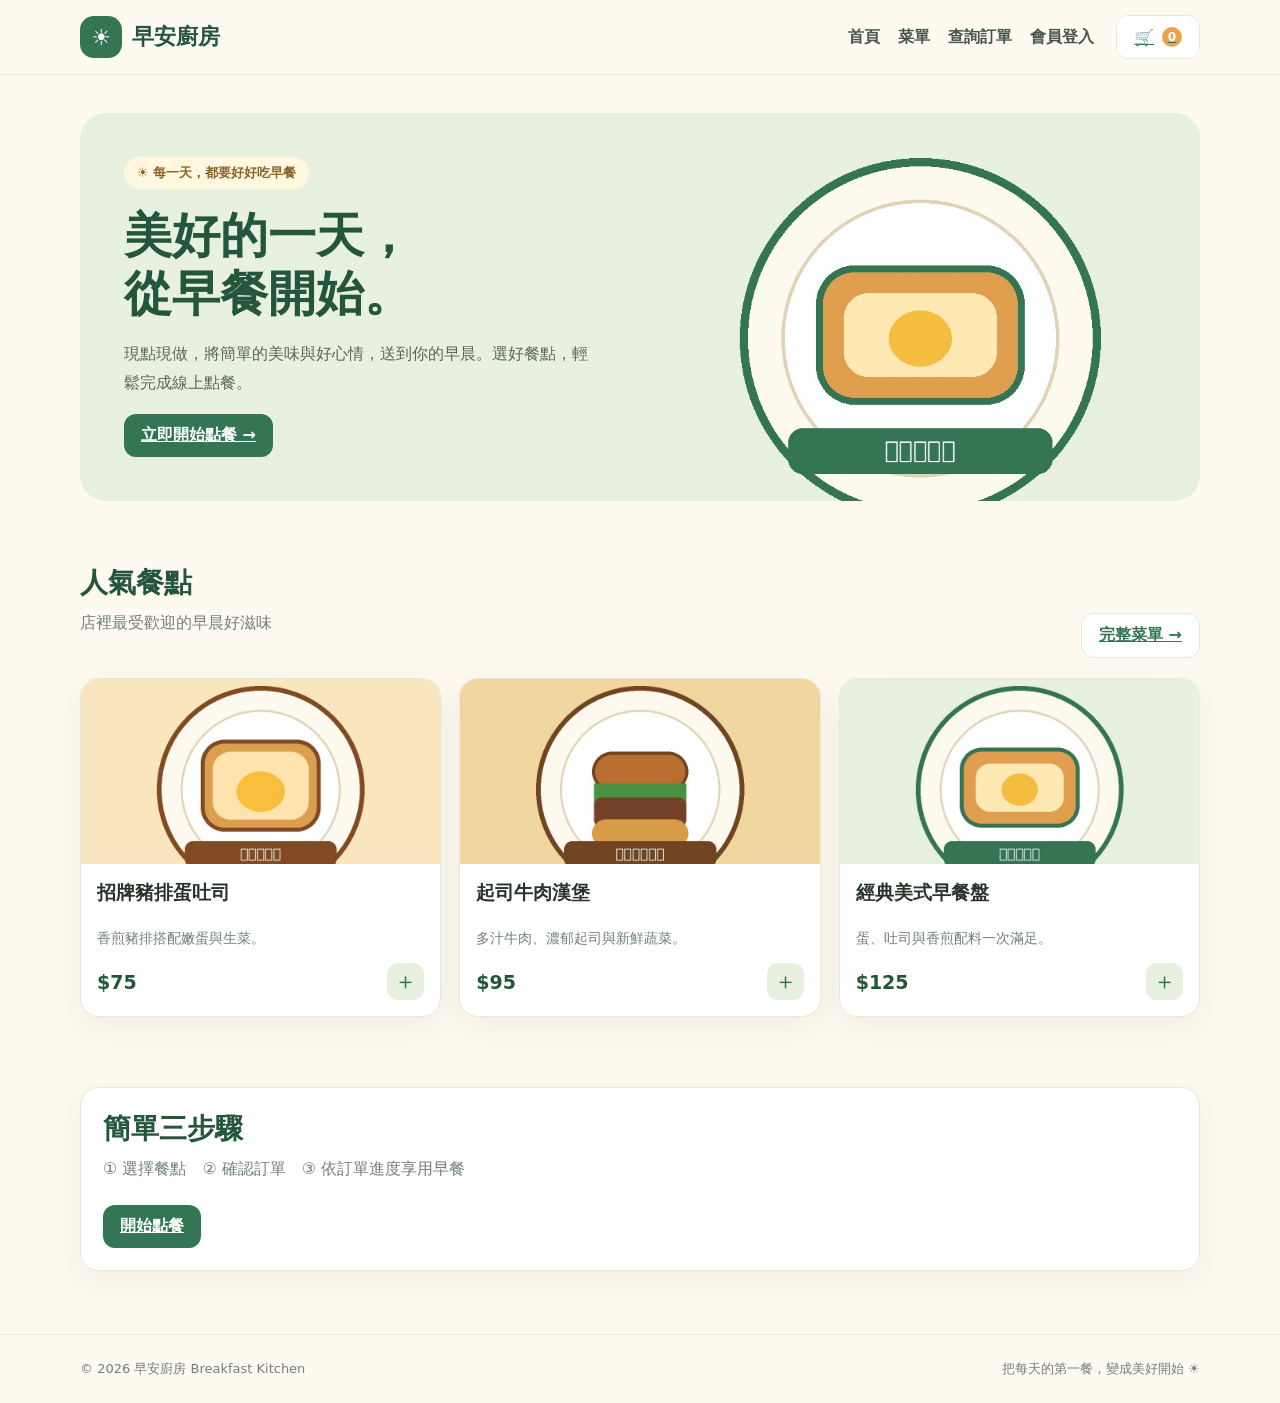
<file: index.html>
<!doctype html><html lang="zh-Hant"><head><meta charset="utf-8"><meta name="viewport" content="width=device-width,initial-scale=1"><title>首頁｜早安廚房</title><link rel="stylesheet" href="assets/style.css"></head><body><div id="header"></div><main><section class="wrap hero"><div class="hero-card"><div class="hero-copy"><span class="eyebrow">☀ 每一天，都要好好吃早餐</span><h1>美好的一天，<br>從早餐開始。</h1><p>現點現做，將簡單的美味與好心情，送到你的早晨。選好餐點，輕鬆完成線上點餐。</p><a class="btn primary" href="menu.html">立即開始點餐 →</a></div><img src="assets/images/breakfast.jpg" alt="早安早餐盤"></div></section><section class="wrap section"><div class="section-head"><div><h2>人氣餐點</h2><p class="sub">店裡最受歡迎的早晨好滋味</p></div><a class="btn light" href="menu.html">完整菜單 →</a></div><div class="grid" id="featured"></div></section><section class="wrap section"><div class="panel"><h2>簡單三步驟</h2><p class="sub">① 選擇餐點　② 確認訂單　③ 依訂單進度享用早餐</p><a class="btn primary" href="menu.html">開始點餐</a></div></section></main><div id="footer"></div><div id="toast" class="toast" role="status"></div><script src="assets/app.js"></script></body></html>
</file>
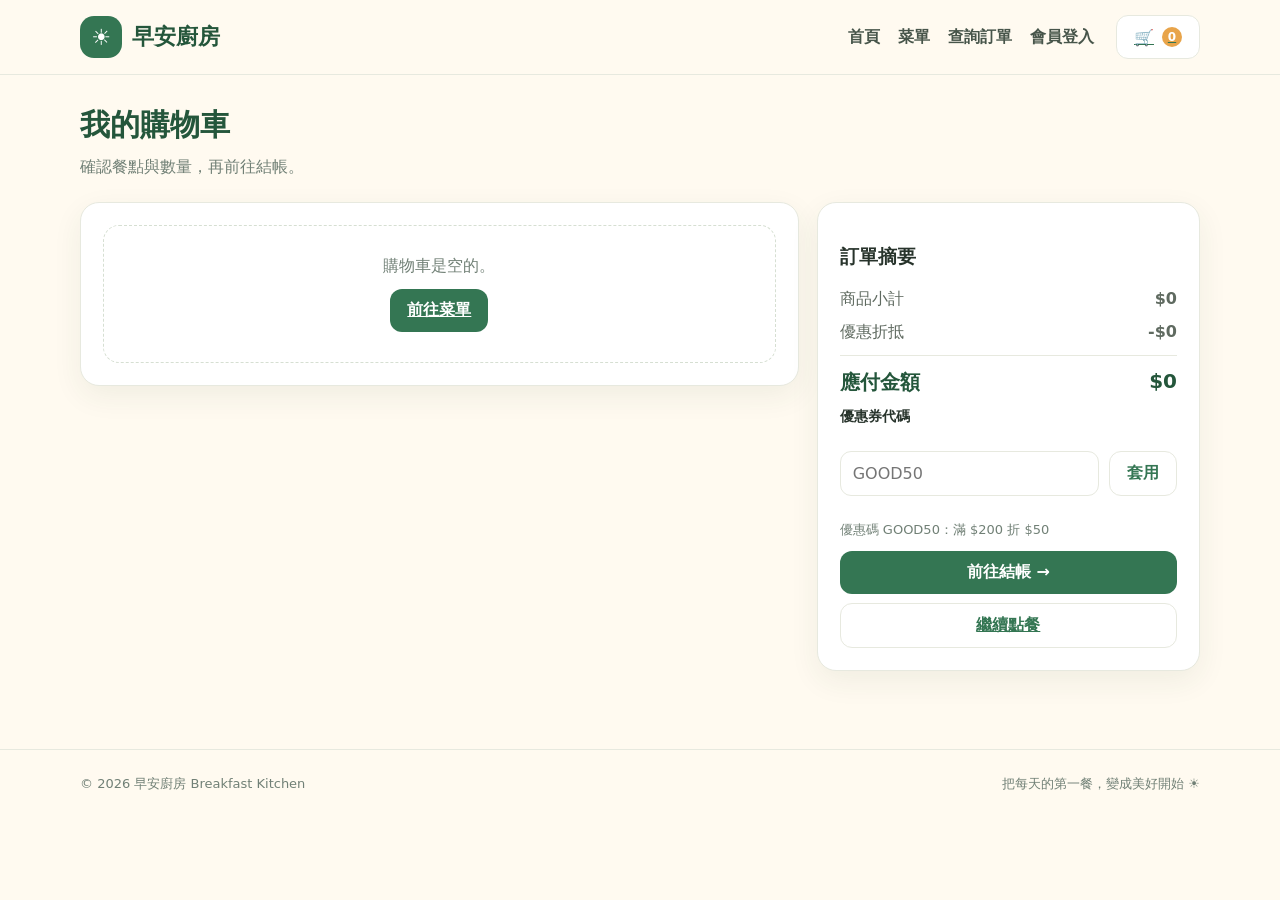
<file: cart.html>
<!doctype html><html lang="zh-Hant"><head><meta charset="utf-8"><meta name="viewport" content="width=device-width,initial-scale=1"><title>購物車｜早安廚房</title><link rel="stylesheet" href="assets/style.css"></head><body><div id="header"></div><main><section class="wrap page"><h1 class="page-title">我的購物車</h1><p class="sub">確認餐點與數量，再前往結帳。</p><div class="layout"><div class="panel" id="cart-items"></div><aside class="panel"><h3>訂單摘要</h3><div class="line"><span>商品小計</span><strong id="subtotal">$0</strong></div><div class="line"><span>優惠折抵</span><strong id="discount">-$0</strong></div><div class="line total"><span>應付金額</span><span id="total">$0</span></div><div class="field"><label>優惠券代碼</label><div class="tools"><input class="search" id="coupon-code" placeholder="GOOD50"><button class="btn light" onclick="applyCoupon()">套用</button></div><small id="coupon-note" class="muted"></small></div><button class="btn primary" style="width:100%" onclick="goCheckout()">前往結帳 →</button><a class="btn light" style="width:100%;margin-top:9px" href="menu.html">繼續點餐</a></aside></div></section></main><div id="footer"></div><div id="toast" class="toast" role="status"></div><script src="assets/app.js"></script></body></html>
</file>
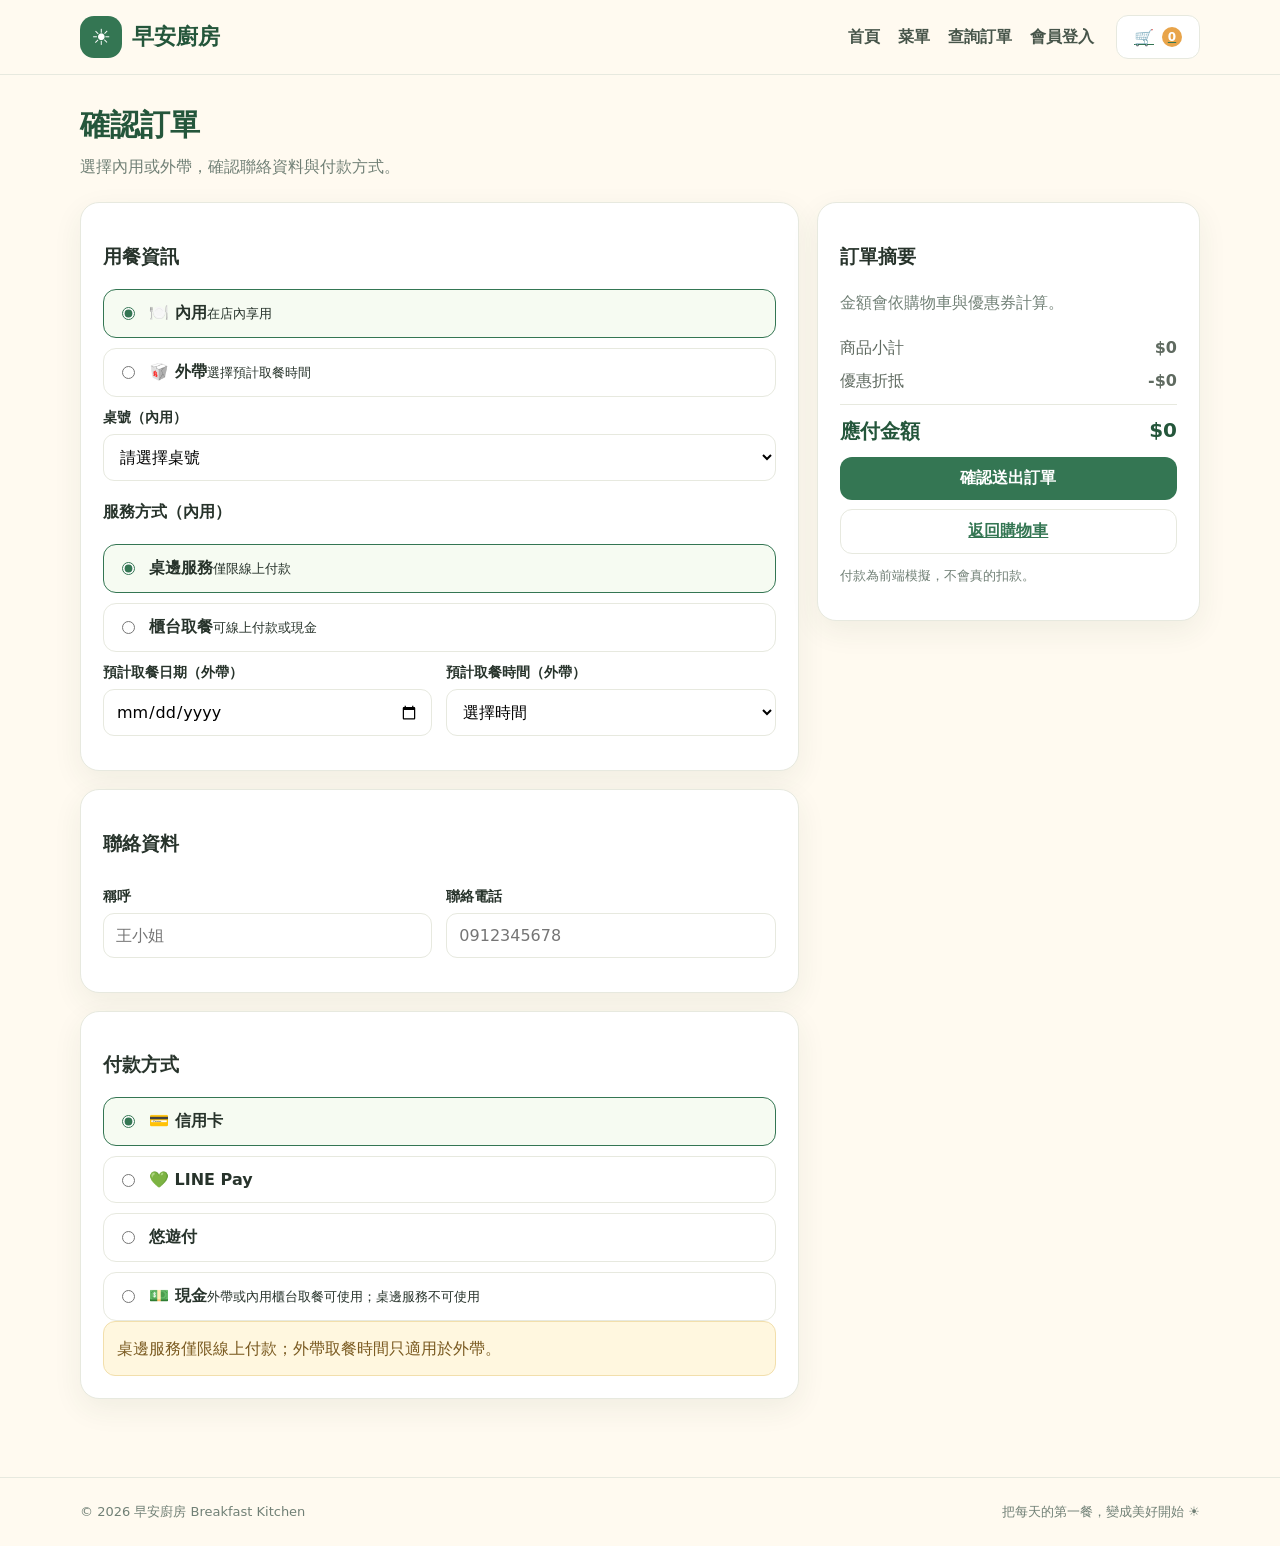
<file: checkout.html>
<!doctype html><html lang="zh-Hant"><head><meta charset="utf-8"><meta name="viewport" content="width=device-width,initial-scale=1"><title>結帳｜早安廚房</title><link rel="stylesheet" href="assets/style.css"></head><body><div id="header"></div><main><section class="wrap page"><h1 class="page-title">確認訂單</h1><p class="sub">選擇內用或外帶，確認聯絡資料與付款方式。</p><div class="layout"><div><div class="panel"><h3>用餐資訊</h3><div class="choices"><label class="choice"><input type="radio" name="mode" value="dinein" checked><span><strong>🍽️ 內用</strong><small>在店內享用</small></span></label><label class="choice"><input type="radio" name="mode" value="takeaway"><span><strong>🥡 外帶</strong><small>選擇預計取餐時間</small></span></label></div><div class="field"><label>桌號（內用）</label><select id="table"><option value="">請選擇桌號</option><option>1</option><option>2</option><option>3</option><option>4</option><option>5</option><option>6</option><option>7</option><option>8</option></select></div><h4>服務方式（內用）</h4><div class="choices"><label class="choice"><input type="radio" name="service" value="table" checked><span><strong>桌邊服務</strong><small>僅限線上付款</small></span></label><label class="choice"><input type="radio" name="service" value="counter"><span><strong>櫃台取餐</strong><small>可線上付款或現金</small></span></label></div><div class="formgrid"><div class="field"><label>預計取餐日期（外帶）</label><input id="date" type="date"></div><div class="field"><label>預計取餐時間（外帶）</label><select id="time"><option value="">選擇時間</option><option>08:00</option><option>08:15</option><option>08:30</option><option>08:45</option><option>09:00</option><option>09:15</option><option>09:30</option><option>09:45</option><option>10:00</option><option>10:15</option><option>10:30</option><option>10:45</option><option>11:00</option><option>11:15</option><option>11:30</option><option>11:45</option><option>12:00</option></select></div></div></div><div class="panel"><h3>聯絡資料</h3><div class="formgrid"><div class="field"><label>稱呼</label><input id="name" placeholder="王小姐"></div><div class="field"><label>聯絡電話</label><input id="phone" placeholder="0912345678"></div></div></div><div class="panel"><h3>付款方式</h3><div class="choices"><label class="choice"><input type="radio" name="payment" value="card" checked><span><strong>💳 信用卡</strong></span></label><label class="choice"><input type="radio" name="payment" value="linepay"><span><strong>💚 LINE Pay</strong></span></label><label class="choice"><input type="radio" name="payment" value="easycard"><span><strong>悠遊付</strong></span></label><label class="choice"><input type="radio" name="payment" value="cash"><span><strong>💵 現金</strong><small>外帶或內用櫃台取餐可使用；桌邊服務不可使用</small></span></label></div><div class="notice">桌邊服務僅限線上付款；外帶取餐時間只適用於外帶。</div></div></div><aside class="panel"><h3>訂單摘要</h3><p class="sub">金額會依購物車與優惠券計算。</p><div class="line"><span>商品小計</span><strong id="subtotal">$0</strong></div><div class="line"><span>優惠折抵</span><strong id="discount">-$0</strong></div><div class="line total"><span>應付金額</span><span id="total">$0</span></div><button class="btn primary" style="width:100%" onclick="orderSubmit()">確認送出訂單</button><a class="btn light" style="width:100%;margin-top:9px" href="cart.html">返回購物車</a><p class="muted">付款為前端模擬，不會真的扣款。</p></aside></div></section></main><div id="footer"></div><div id="toast" class="toast" role="status"></div><script src="assets/app.js"></script></body></html>
</file>
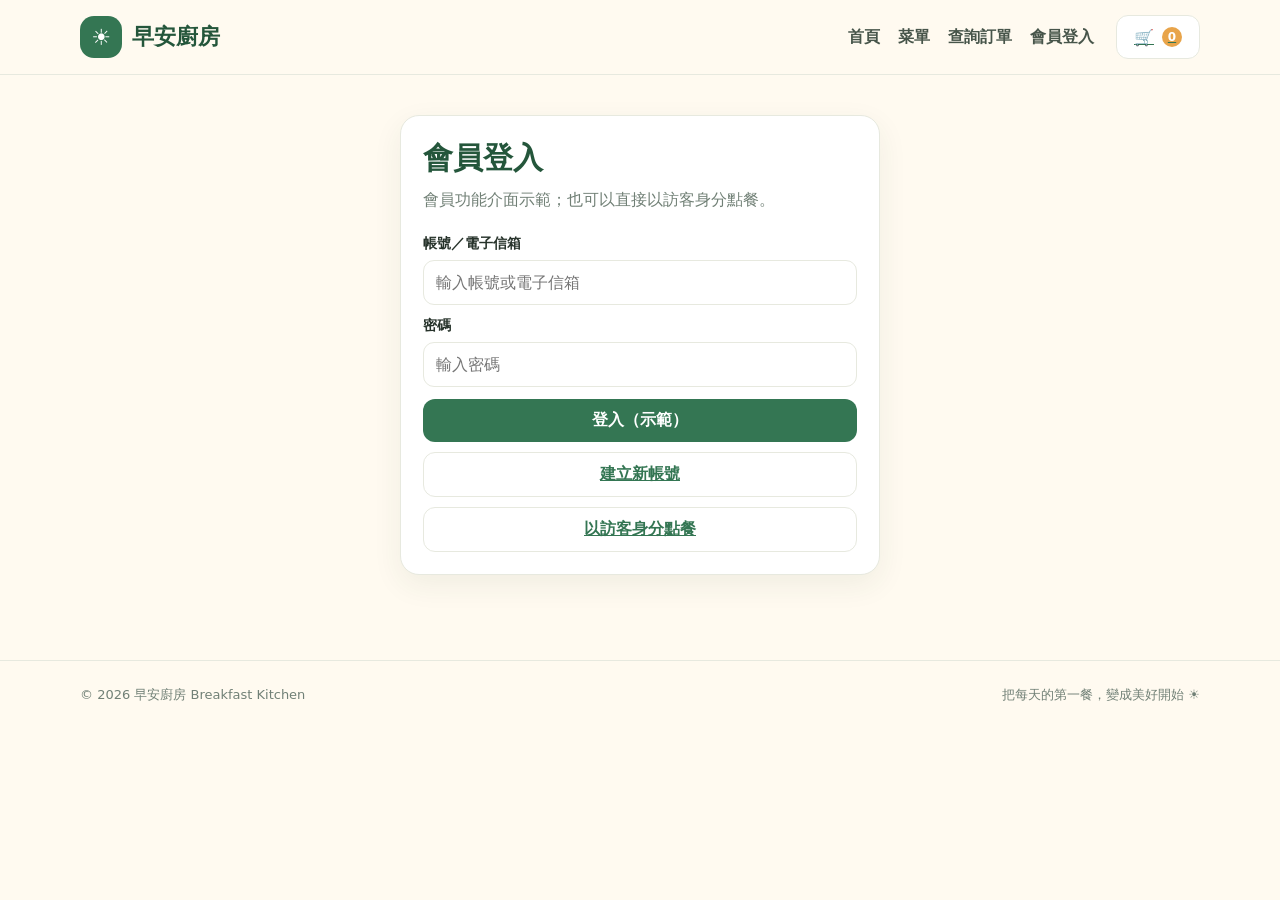
<file: login.html>
<!doctype html><html lang="zh-Hant"><head><meta charset="utf-8"><meta name="viewport" content="width=device-width,initial-scale=1"><title>會員登入｜早安廚房</title><link rel="stylesheet" href="assets/style.css"></head><body><div id="header"></div><main><section class="wrap page"><div class="panel" style="max-width:480px;margin:10px auto"><h1 class="page-title">會員登入</h1><p class="sub">會員功能介面示範；也可以直接以訪客身分點餐。</p><div class="field"><label>帳號／電子信箱</label><input placeholder="輸入帳號或電子信箱"></div><div class="field"><label>密碼</label><input type="password" placeholder="輸入密碼"></div><button class="btn primary" onclick="alert('目前尚未串接會員系統，可繼續以訪客身分點餐。')" style="width:100%">登入（示範）</button><a class="btn light" style="width:100%;margin-top:10px" href="register.html">建立新帳號</a><a class="btn light" style="width:100%;margin-top:10px" href="menu.html">以訪客身分點餐</a></div></section></main><div id="footer"></div><div id="toast" class="toast" role="status"></div><script src="assets/app.js"></script></body></html>
</file>
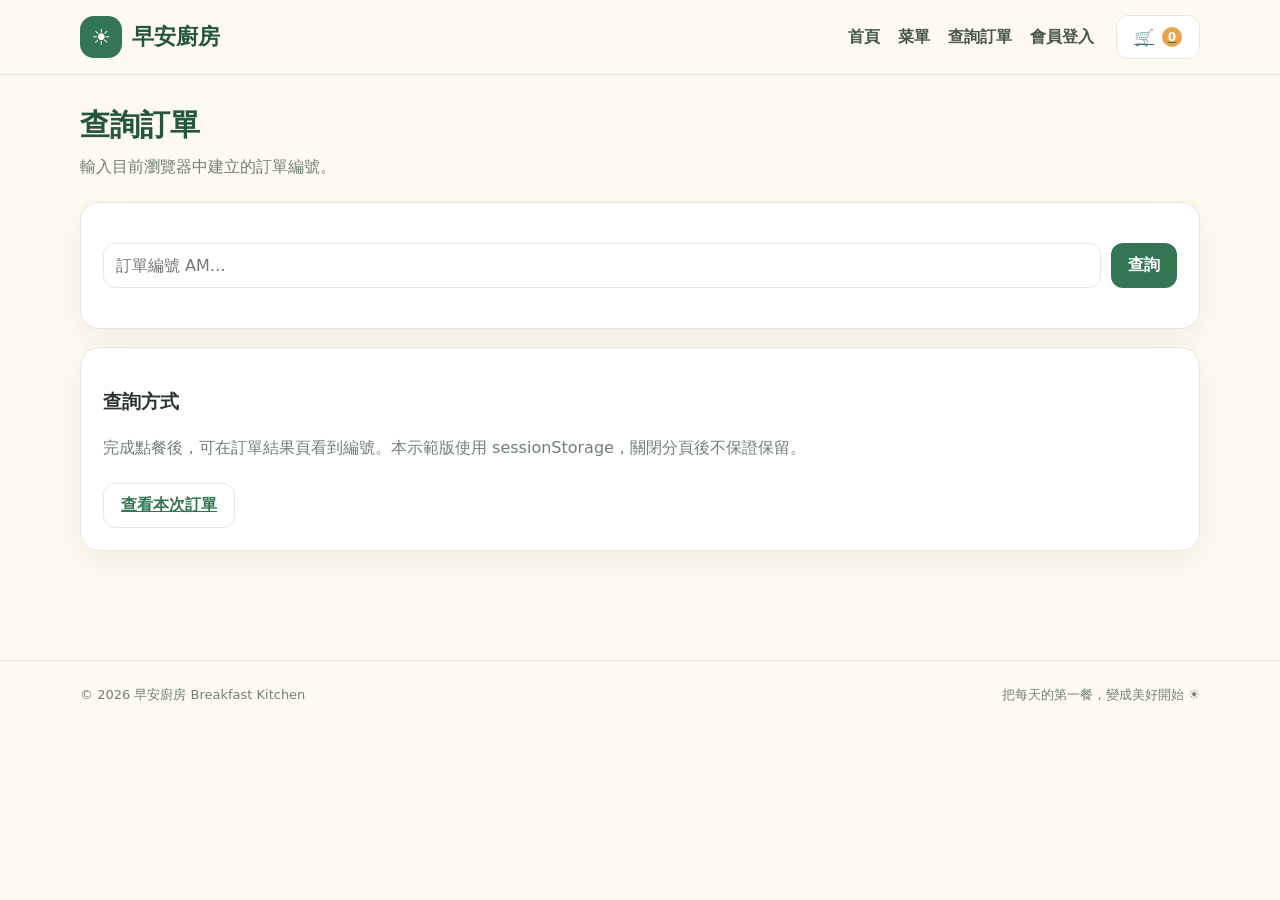
<file: lookup.html>
<!doctype html><html lang="zh-Hant"><head><meta charset="utf-8"><meta name="viewport" content="width=device-width,initial-scale=1"><title>查詢訂單｜早安廚房</title><link rel="stylesheet" href="assets/style.css"></head><body><div id="header"></div><main><section class="wrap page"><h1 class="page-title">查詢訂單</h1><p class="sub">輸入目前瀏覽器中建立的訂單編號。</p><div class="panel"><div class="tools"><input class="search" id="order-id" placeholder="訂單編號 AM…"><button class="btn primary" onclick="lookup()">查詢</button></div><p id="lookup-message" class="muted"></p></div><div class="panel"><h3>查詢方式</h3><p class="sub">完成點餐後，可在訂單結果頁看到編號。本示範版使用 sessionStorage，關閉分頁後不保證保留。</p><a class="btn light" href="order.html">查看本次訂單</a></div></section></main><div id="footer"></div><div id="toast" class="toast" role="status"></div><script src="assets/app.js"></script></body></html>
</file>
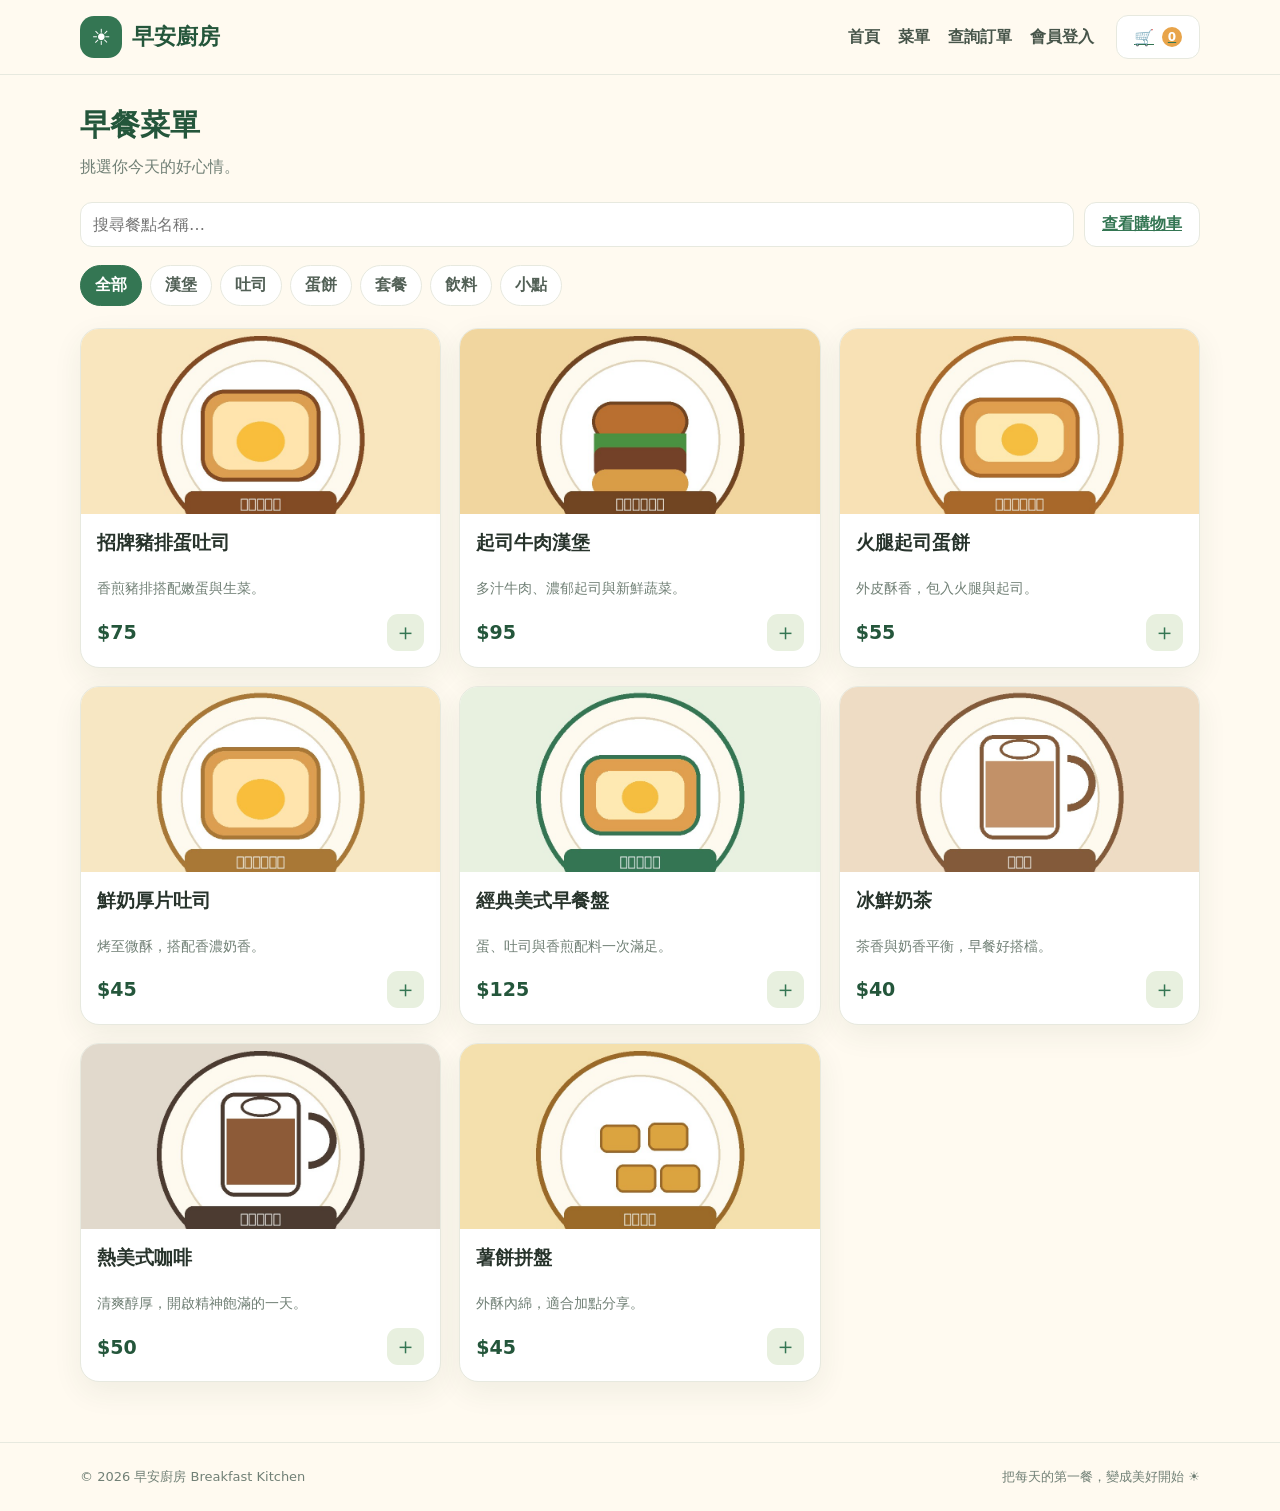
<file: menu.html>
<!doctype html><html lang="zh-Hant"><head><meta charset="utf-8"><meta name="viewport" content="width=device-width,initial-scale=1"><title>菜單｜早安廚房</title><link rel="stylesheet" href="assets/style.css"></head><body><div id="header"></div><main><section class="wrap page"><h1 class="page-title">早餐菜單</h1><p class="sub">挑選你今天的好心情。</p><div class="tools"><input id="search" class="search" placeholder="搜尋餐點名稱…"><a class="btn light" href="cart.html">查看購物車</a></div><div id="tabs" class="tabs"></div><div id="menu-grid" class="grid"></div></section></main><div id="footer"></div><div id="toast" class="toast" role="status"></div><script src="assets/app.js"></script></body></html>
</file>
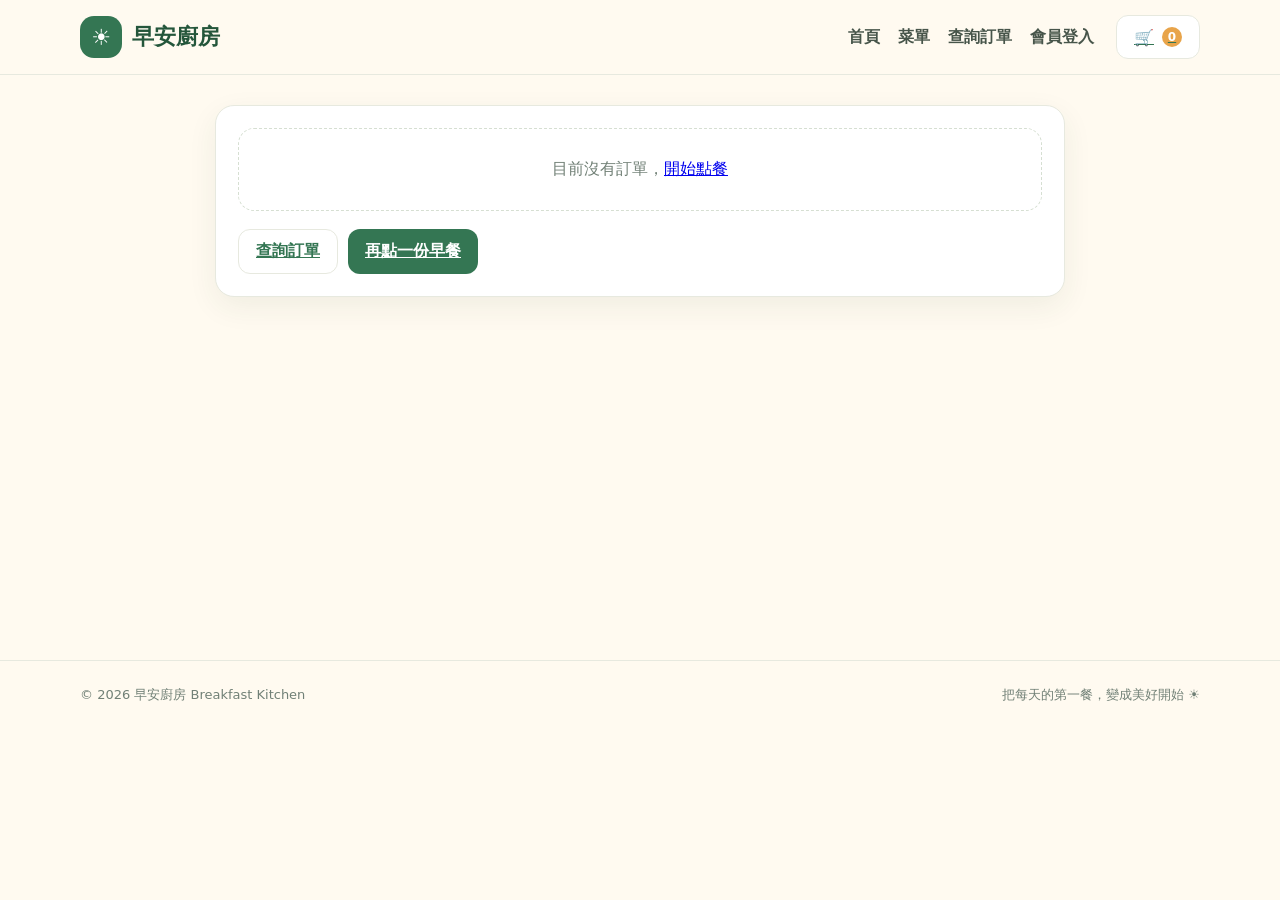
<file: order.html>
<!doctype html><html lang="zh-Hant"><head><meta charset="utf-8"><meta name="viewport" content="width=device-width,initial-scale=1"><title>訂單結果｜早安廚房</title><link rel="stylesheet" href="assets/style.css"></head><body><div id="header"></div><main><section class="wrap page"><div class="panel" style="max-width:850px;margin:auto"><div id="order-details"></div><div style="margin-top:18px;display:flex;gap:10px;flex-wrap:wrap"><a class="btn light" href="lookup.html">查詢訂單</a><a class="btn primary" href="menu.html">再點一份早餐</a></div></div></section></main><div id="footer"></div><div id="toast" class="toast" role="status"></div><script src="assets/app.js"></script></body></html>
</file>
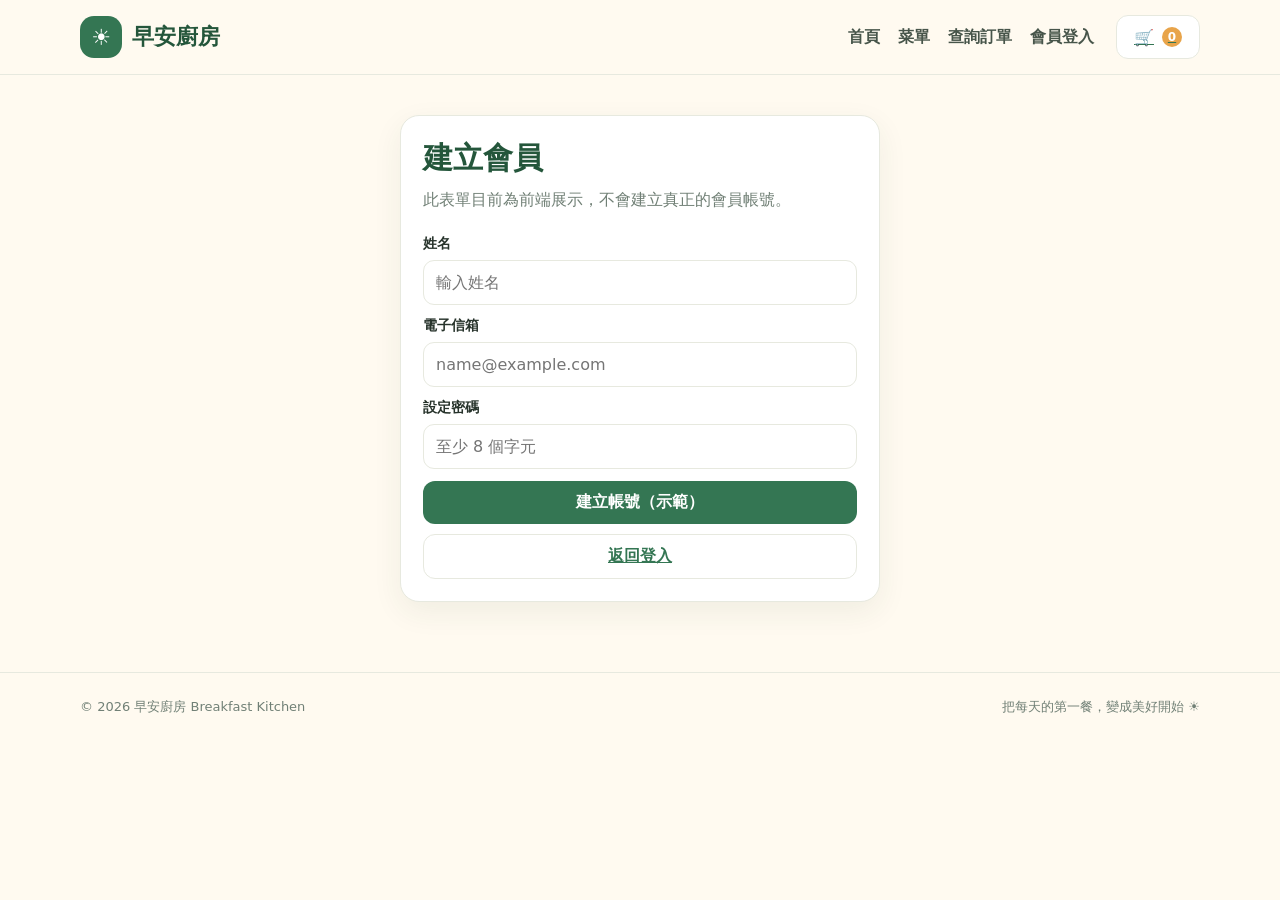
<file: register.html>
<!doctype html><html lang="zh-Hant"><head><meta charset="utf-8"><meta name="viewport" content="width=device-width,initial-scale=1"><title>建立會員｜早安廚房</title><link rel="stylesheet" href="assets/style.css"></head><body><div id="header"></div><main><section class="wrap page"><div class="panel" style="max-width:480px;margin:10px auto"><h1 class="page-title">建立會員</h1><p class="sub">此表單目前為前端展示，不會建立真正的會員帳號。</p><div class="field"><label>姓名</label><input placeholder="輸入姓名"></div><div class="field"><label>電子信箱</label><input type="email" placeholder="name@example.com"></div><div class="field"><label>設定密碼</label><input type="password" placeholder="至少 8 個字元"></div><button class="btn primary" style="width:100%" onclick="alert('註冊介面示範完成，尚未串接資料庫。')">建立帳號（示範）</button><a class="btn light" style="width:100%;margin-top:10px" href="login.html">返回登入</a></div></section></main><div id="footer"></div><div id="toast" class="toast" role="status"></div><script src="assets/app.js"></script></body></html>
</file>
<file: assets/style.css>
*{box-sizing:border-box} :root{--green:#347653;--dark:#24563b;--cream:#fffaf0;--orange:#e8a44a;--ink:#27332b;--muted:#718076;--line:#e7e9df;--shadow:0 10px 30px #28463012}body{margin:0;background:var(--cream);color:var(--ink);font-family:system-ui,-apple-system,"Noto Sans TC",sans-serif}button,input,select{font:inherit}button{cursor:pointer;border:0}.wrap{width:min(1120px,calc(100% - 32px));margin:auto}.topbar{position:sticky;top:0;z-index:20;background:#fffaf0ed;backdrop-filter:blur(12px);border-bottom:1px solid var(--line)}.nav{height:74px;display:flex;align-items:center;gap:22px}.brand{display:flex;align-items:center;gap:10px;color:var(--dark);font-size:22px;font-weight:900;text-decoration:none}.mark{display:grid;place-items:center;width:42px;height:42px;border-radius:14px;background:var(--green);color:white}.navlinks{display:flex;gap:18px;margin-left:auto}.navlinks a,.navlinks button{background:none;text-decoration:none;color:#47554a;font-weight:750}.navlinks a:hover{color:var(--green)}.nav-actions{display:flex;gap:9px}.btn{border-radius:12px;padding:11px 17px;font-weight:800;display:inline-flex;justify-content:center;align-items:center;gap:8px}.primary{background:var(--green);color:white}.light{background:white;color:var(--green);border:1px solid var(--line)}.orange{background:var(--orange);color:white}.btn:hover{filter:brightness(.97)}.count{display:inline-grid;place-items:center;background:var(--orange);color:white;border-radius:99px;min-width:20px;height:20px;padding:0 5px;font-size:12px}.hero{padding:38px 0}.hero-card{display:grid;grid-template-columns:1fr 1fr;background:#e8f0df;border-radius:26px;overflow:hidden;align-items:center}.hero-copy{padding:44px}.eyebrow{display:inline-block;background:#fff7df;color:#8b6428;border-radius:99px;padding:7px 13px;font-size:13px;font-weight:800}.hero h1{font-size:clamp(32px,4vw,48px);line-height:1.2;margin:18px 0;color:var(--dark)}.hero p{line-height:1.8;color:#59675b}.hero img{width:100%;height:100%;min-height:330px;object-fit:cover}.section{padding:25px 0 45px}.section-head{display:flex;align-items:end;justify-content:space-between;margin-bottom:20px;gap:15px}.section h2,.page-title{margin:0;color:var(--dark)}.section h2{font-size:28px}.sub{color:var(--muted);line-height:1.7;margin:7px 0 22px}.grid{display:grid;grid-template-columns:repeat(3,minmax(0,1fr));gap:18px}.food-card{background:white;border:1px solid var(--line);border-radius:19px;overflow:hidden;box-shadow:var(--shadow);display:flex;flex-direction:column}.food-card img{width:100%;height:185px;object-fit:cover}.food-body{padding:16px;display:flex;flex-direction:column;flex:1}.food-body h3{margin:0 0 7px}.food-body p{font-size:14px;color:var(--muted);line-height:1.6;flex:1}.food-bottom{display:flex;align-items:center;justify-content:space-between}.price{color:var(--dark);font-weight:900;font-size:19px}.add{width:37px;height:37px;border-radius:11px;background:#e8f0df;color:var(--green);font-size:23px}.page{padding:30px 0 60px;min-height:65vh}.page-title{font-size:30px}.panel{background:white;border:1px solid var(--line);border-radius:19px;padding:22px;box-shadow:var(--shadow);margin-bottom:18px}.tools{display:flex;gap:10px;flex-wrap:wrap;margin:18px 0}.search{flex:1;min-width:180px;padding:12px;border:1px solid var(--line);border-radius:12px}.tabs{display:flex;gap:8px;flex-wrap:wrap;margin:15px 0 22px}.tab{background:white;border:1px solid var(--line);border-radius:99px;padding:9px 14px;font-weight:800;color:#526056}.tab.active{background:var(--green);color:white;border-color:var(--green)}.layout{display:grid;grid-template-columns:1.5fr .8fr;gap:18px;align-items:start}.cart-row{display:grid;grid-template-columns:68px 1fr auto;gap:13px;align-items:center;border-bottom:1px solid var(--line);padding:14px 0}.cart-row:last-child{border:0}.cart-row img{width:68px;height:68px;object-fit:cover;border-radius:12px}.cart-row h4{margin:0 0 5px}.muted{color:var(--muted);font-size:13px}.qty{display:flex;align-items:center;gap:9px;margin-top:8px}.qty button{width:27px;height:27px;border-radius:8px;background:#edf3e8;color:var(--green);font-weight:900}.line{display:flex;justify-content:space-between;gap:10px;margin:12px 0;color:#5f6a60}.total{border-top:1px solid var(--line);padding-top:13px;font-size:20px;font-weight:900;color:var(--dark)}.field{display:flex;flex-direction:column;gap:7px;margin:12px 0}.field label{font-weight:800;font-size:14px}.field input,.field select{padding:12px;border:1px solid var(--line);border-radius:11px;background:white}.formgrid{display:grid;grid-template-columns:1fr 1fr;gap:14px}.choices{display:grid;gap:10px}.choice{display:flex;gap:11px;border:1px solid var(--line);padding:13px;border-radius:13px;align-items:flex-start}.choice:has(input:checked){border-color:var(--green);background:#f6fbf2}.choice input{accent-color:var(--green);margin-top:4px}.notice{padding:13px;background:#fff7df;border:1px solid #f2dfac;color:#7a5a20;border-radius:12px;line-height:1.7}.empty{padding:30px;text-align:center;color:var(--muted);border:1px dashed #d6dfd2;border-radius:16px}.pill{display:inline-block;background:#e8f0df;color:var(--dark);padding:5px 10px;border-radius:99px;font-size:12px;font-weight:800}.progress{display:grid;grid-template-columns:repeat(4,1fr);gap:8px;margin:25px 0}.step{text-align:center;color:#9ba69d;font-size:12px;font-weight:800}.dot{width:40px;height:40px;display:grid;place-items:center;background:#edf0e9;border-radius:50%;margin:0 auto 8px}.step.done{color:var(--green)}.step.done .dot{background:var(--green);color:white}.step.current{color:#94641e}.step.current .dot{background:#ffe4a8}.info{display:grid;grid-template-columns:repeat(2,1fr);gap:10px}.tile{padding:14px;background:#f7f8f3;border-radius:13px;overflow-wrap:anywhere}.tile small{display:block;color:var(--muted);margin-bottom:5px}.tile strong{font-size:15px}.footer{border-top:1px solid var(--line);padding:25px 0;color:var(--muted);font-size:13px}.foot{display:flex;justify-content:space-between;gap:12px;flex-wrap:wrap}.toast{position:fixed;bottom:20px;left:50%;transform:translate(-50%,20px);opacity:0;background:#243b2c;color:white;padding:12px 18px;border-radius:12px;transition:.2s;z-index:40}.toast.show{opacity:1;transform:translate(-50%,0)}@media(max-width:800px){.navlinks{display:none}.nav{height:66px}.hero-card{grid-template-columns:1fr}.hero-copy{padding:28px}.hero img{min-height:220px;height:220px}.grid{grid-template-columns:repeat(2,minmax(0,1fr));gap:12px}.food-card img{height:145px}.food-body{padding:12px}.layout{grid-template-columns:1fr}.section-head{align-items:start;flex-direction:column}}@media(max-width:480px){.wrap{width:calc(100% - 22px)}.grid{grid-template-columns:1fr 1fr}.food-card img{height:120px}.formgrid,.info{grid-template-columns:1fr}.page{padding-top:20px}.panel{padding:16px}.cart-row{grid-template-columns:55px 1fr auto;gap:8px}.cart-row img{width:55px;height:55px}}
</file>
